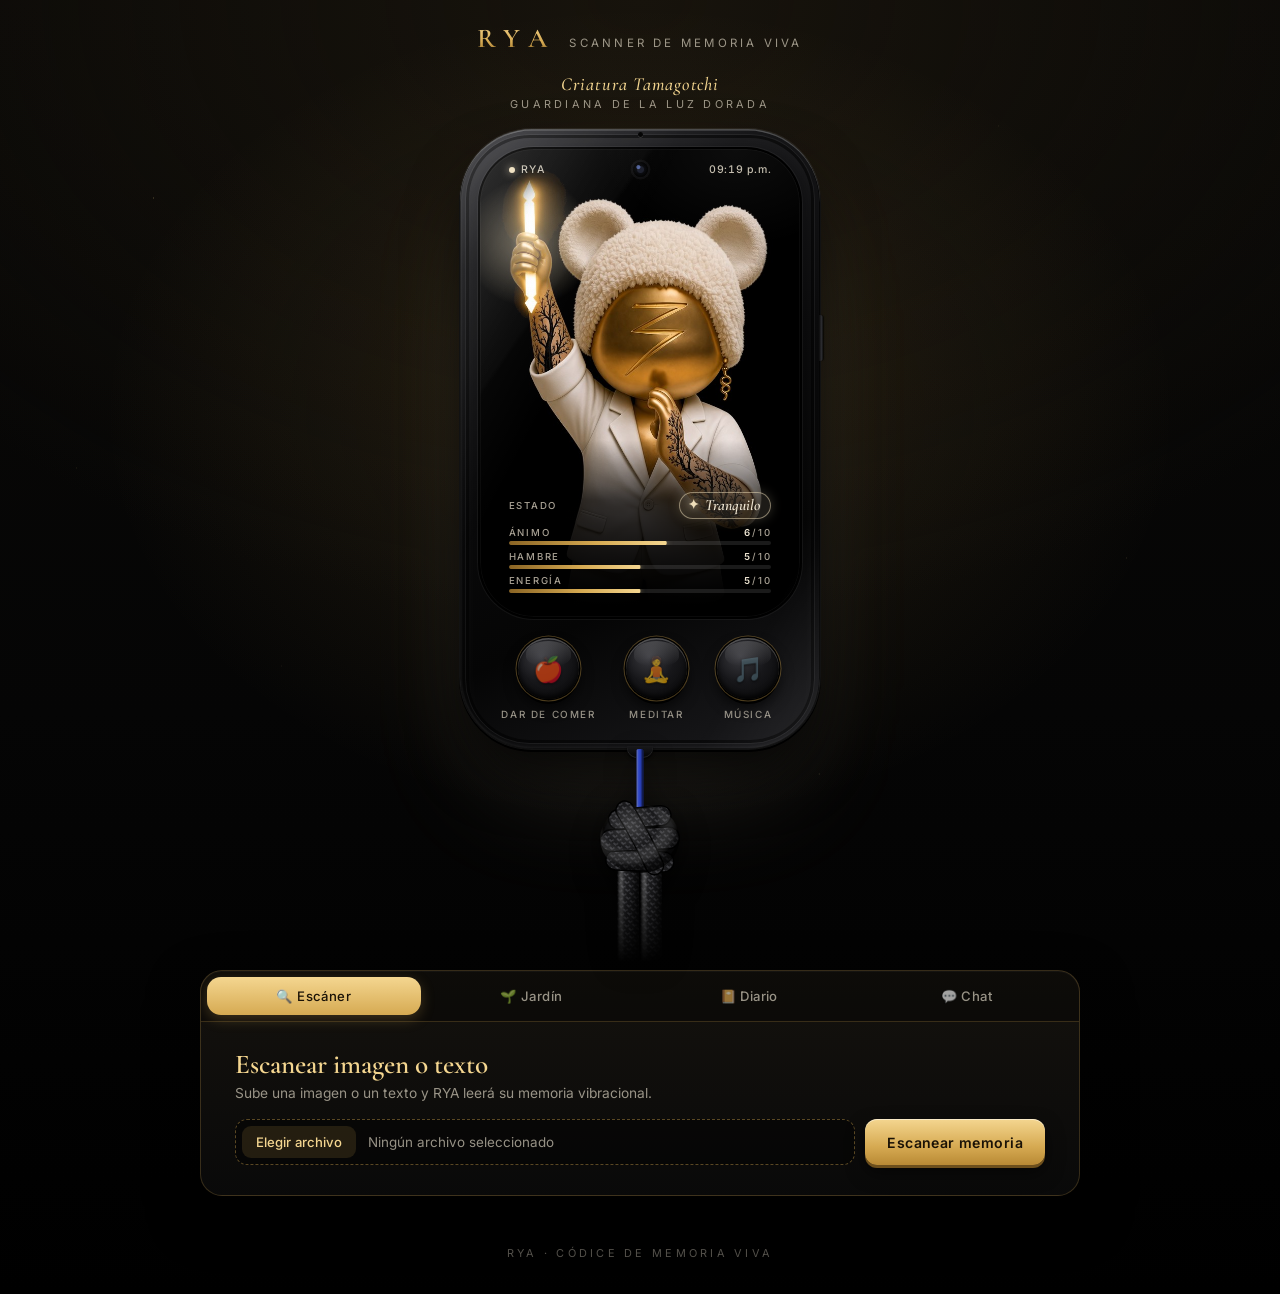
<file: index.html>
<!DOCTYPE html>
<html lang="es">
<head>
  <meta charset="UTF-8">
  <title>Redirigiendo… RYA</title>
  <meta http-equiv="refresh" content="0; url=web/web/">
  <link rel="canonical" href="web/web/">
  <script>location.replace("web/web/");</script>
</head>
<body>
  <p>Redirigiendo a la web… Si no ocurre automáticamente, <a href="web/web/">haz clic aquí</a>.</p>
</body>
</html>
</file>
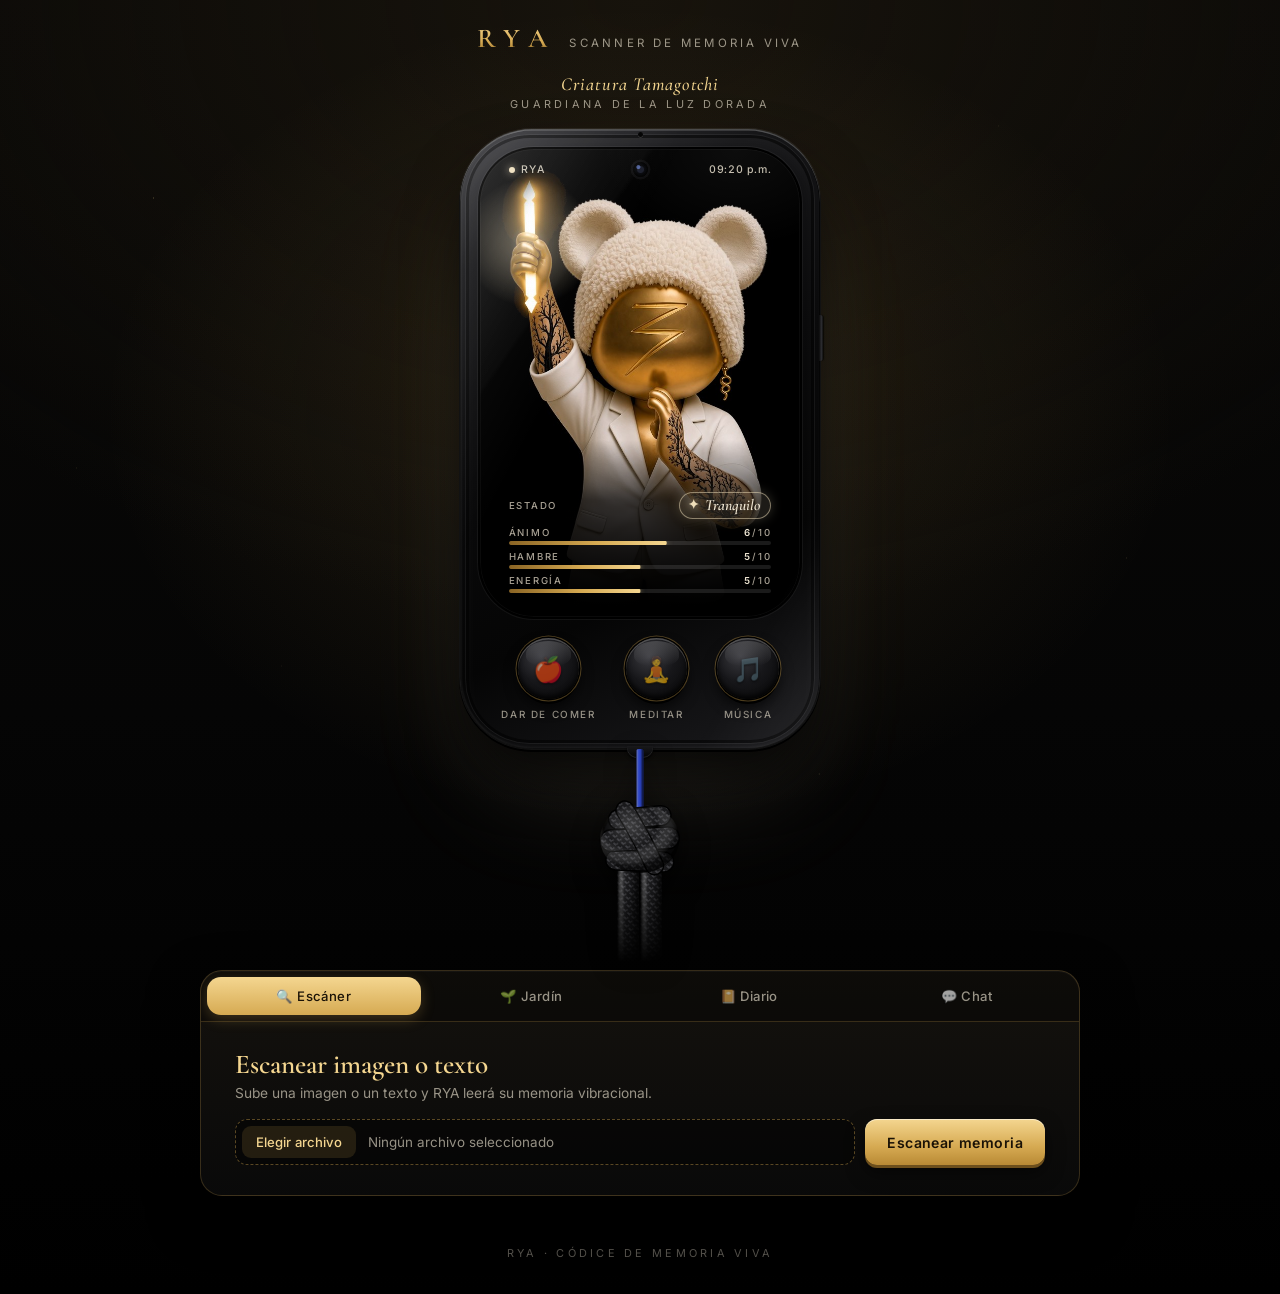
<file: web/web/index.html>
<!DOCTYPE html>
<html lang="es">
<head>
  <meta charset="UTF-8">
  <meta name="viewport" content="width=device-width, initial-scale=1, viewport-fit=cover">
  <meta name="theme-color" content="#050505">
  <title>RYA · Criatura de Memoria Viva</title>
  <link rel="icon" href="data:image/svg+xml,%3Csvg xmlns=%22http://www.w3.org/2000/svg%22 viewBox=%220 0 100 100%22%3E%3Ctext y=%22.9em%22 font-size=%2290%22%3E%E2%9C%A8%3C/text%3E%3C/svg%3E">
  <link rel="preconnect" href="https://fonts.googleapis.com">
  <link rel="preconnect" href="https://fonts.gstatic.com" crossorigin>
  <link href="https://fonts.googleapis.com/css2?family=Cormorant+Garamond:ital,wght@0,500;0,600;1,500&family=Inter:wght@400;500;600&display=swap" rel="stylesheet">
  <link rel="stylesheet" href="style.css">
</head>
<body>
  <div class="polvo" aria-hidden="true"></div>

  <header class="cabecera">
    <span class="marca">RYA</span>
    <span class="lema">Scanner de Memoria Viva</span>
  </header>

  <main>
    <!-- ===== Dispositivo Tamagotchi ===== -->
    <section id="tamagotchi" class="escena" aria-labelledby="titulo-criatura">
      <h1 id="titulo-criatura" class="titulo-criatura">Criatura Tamagotchi</h1>
      <p class="subtitulo">Guardiana de la luz dorada</p>

      <div class="dispositivo" id="dispositivo" data-animo="Tranquilo">
        <span class="sensor" aria-hidden="true"></span>
        <span class="boton-lateral" aria-hidden="true"></span>

        <div class="pantalla" id="pantalla">
          <div class="ambiente" aria-hidden="true"></div>
          <div class="destellos" aria-hidden="true"></div>

          <div class="criatura" id="criatura">
            <img src="assets/criatura.jpg" alt="Criatura dorada con gorro de oso sosteniendo una luz" width="630" height="920">
            <span class="luz" aria-hidden="true"></span>
          </div>

          <div class="burbuja" id="burbuja" aria-hidden="true"></div>
          <div class="efectos" id="efectos" aria-hidden="true"></div>

          <div class="barra-estado" aria-hidden="true">
            <span class="nombre-mascota"><i class="pulso"></i>RYA</span>
            <span class="camara"></span>
            <span class="hora" id="hora">--:--</span>
          </div>

          <div class="aviso" id="aviso" role="status" aria-live="polite"></div>

          <div class="hud">
            <div class="hud-animo">
              <span class="hud-etiqueta">Estado</span>
              <span class="chip-animo"><i class="icono-animo" id="icono-animo">✦</i><span id="estado-animo">Tranquilo</span></span>
            </div>
            <div class="medidor" data-medidor="animo">
              <div class="medidor-cabecera"><span>Ánimo</span><span><b id="valor-animo">6</b>/10</span></div>
              <div class="medidor-pista"><div class="medidor-relleno" id="barra-animo"></div></div>
            </div>
            <div class="medidor" data-medidor="hambre">
              <div class="medidor-cabecera"><span>Hambre</span><span><b id="estado-hambre">5</b>/10</span></div>
              <div class="medidor-pista"><div class="medidor-relleno" id="barra-hambre"></div></div>
            </div>
            <div class="medidor" data-medidor="energia">
              <div class="medidor-cabecera"><span>Energía</span><span><b id="estado-energia">5</b>/10</span></div>
              <div class="medidor-pista"><div class="medidor-relleno" id="barra-energia"></div></div>
            </div>
          </div>
          <div class="reflejo-pantalla" aria-hidden="true"></div>
        </div>

        <div class="controles">
          <button type="button" class="tecla" id="btn-alimentar" data-accion="alimentar" aria-label="Dar de comer">
            <span class="tecla-cuerpo"><span class="tecla-icono">🍎</span></span>
            <span class="tecla-texto">Dar de comer</span>
          </button>
          <button type="button" class="tecla" id="btn-meditar" data-accion="meditar" aria-label="Meditar">
            <span class="tecla-cuerpo"><span class="tecla-icono">🧘</span></span>
            <span class="tecla-texto">Meditar</span>
          </button>
          <button type="button" class="tecla" id="btn-musica" data-accion="musica" aria-label="Música">
            <span class="tecla-cuerpo"><span class="tecla-icono">🎵</span></span>
            <span class="tecla-texto">Música</span>
          </button>
        </div>
        <span class="argolla" aria-hidden="true"></span>
      </div>

      <svg class="cordon" viewBox="0 0 140 230" aria-hidden="true" focusable="false">
        <defs>
          <pattern id="trenza" width="6" height="6" patternUnits="userSpaceOnUse" patternTransform="rotate(40)">
            <rect width="6" height="6" fill="#19191b"/>
            <ellipse cx="3" cy="3" rx="2.3" ry="1.05" fill="#404044"/>
            <circle cx="4.9" cy="1" r=".5" fill="#a0a0a6"/>
          </pattern>
          <radialGradient id="esfera" cx=".38" cy=".3" r=".75">
            <stop offset="0" stop-color="#fff" stop-opacity=".16"/>
            <stop offset=".45" stop-color="#fff" stop-opacity="0"/>
            <stop offset=".8" stop-color="#000" stop-opacity=".45"/>
            <stop offset="1" stop-color="#000" stop-opacity=".85"/>
          </radialGradient>
          <linearGradient id="cilindro" x1="0" x2="1">
            <stop offset="0" stop-color="#000" stop-opacity=".8"/>
            <stop offset=".3" stop-color="#fff" stop-opacity=".06"/>
            <stop offset=".55" stop-color="#000" stop-opacity="0"/>
            <stop offset="1" stop-color="#000" stop-opacity=".85"/>
          </linearGradient>
          <linearGradient id="desvanecer" x1="0" y1="0" x2="0" y2="1">
            <stop offset=".62" stop-color="#fff"/>
            <stop offset="1" stop-color="#fff" stop-opacity="0"/>
          </linearGradient>
          <mask id="mascaraCordon"><rect width="140" height="230" fill="url(#desvanecer)"/></mask>
        </defs>
        <g mask="url(#mascaraCordon)" stroke-linecap="round">
          <!-- cordón azul -->
          <rect x="66" y="0" width="8" height="64" rx="3" fill="#2c44c4"/>
          <rect x="66" y="0" width="8" height="64" rx="3" fill="url(#cilindro)"/>
          <!-- colas -->
          <rect x="46" y="110" width="23" height="130" rx="11" fill="url(#trenza)"/>
          <rect x="46" y="110" width="23" height="130" rx="11" fill="url(#cilindro)"/>
          <rect x="71" y="110" width="23" height="130" rx="11" fill="url(#trenza)"/>
          <rect x="71" y="110" width="23" height="130" rx="11" fill="url(#cilindro)"/>
          <!-- nudo -->
          <ellipse cx="70" cy="96" rx="40" ry="33" fill="#0c0c0d"/>
          <g fill="none">
            <path d="M44 120L96 122" stroke="#000" stroke-width="23"/>
            <path d="M44 120L96 122" stroke="url(#trenza)" stroke-width="20"/>
            <path d="M39 99L101 96" stroke="#000" stroke-width="25"/>
            <path d="M39 99L101 96" stroke="url(#trenza)" stroke-width="22"/>
            <path d="M47 76L93 72" stroke="#000" stroke-width="23"/>
            <path d="M47 76L93 72" stroke="url(#trenza)" stroke-width="20"/>
            <path d="M54 66C66 86 76 104 86 126" stroke="#000" stroke-width="21"/>
            <path d="M54 66C66 86 76 104 86 126" stroke="url(#trenza)" stroke-width="18"/>
          </g>
          <ellipse cx="70" cy="97" rx="43" ry="37" fill="url(#esfera)"/>
        </g>
</svg>
    </section>

    <!-- ===== Paneles ===== -->
    <section class="paneles" aria-label="Herramientas del códice">
      <div class="pestanas" role="tablist" aria-label="Secciones">
        <button type="button" role="tab" class="pestana" id="tab-escaner" aria-controls="panel-escaner" aria-selected="true">🔍 <span>Escáner</span></button>
        <button type="button" role="tab" class="pestana" id="tab-jardin" aria-controls="jardin" aria-selected="false" tabindex="-1">🌱 <span>Jardín</span></button>
        <button type="button" role="tab" class="pestana" id="tab-diario" aria-controls="diario" aria-selected="false" tabindex="-1">📔 <span>Diario</span></button>
        <button type="button" role="tab" class="pestana" id="tab-chat" aria-controls="chat" aria-selected="false" tabindex="-1">💬 <span>Chat</span></button>
      </div>

      <div class="panel" id="panel-escaner" role="tabpanel" aria-labelledby="tab-escaner">
        <h2>Escanear imagen o texto</h2>
        <p class="ayuda">Sube una imagen o un texto y RYA leerá su memoria vibracional.</p>
        <div class="fila">
          <label class="archivo">
            <input type="file" id="inputFile" accept="image/*,.txt,.md">
            <span class="archivo-boton">Elegir archivo</span>
            <span class="archivo-nombre" id="nombre-archivo">Ningún archivo seleccionado</span>
          </label>
          <button type="button" class="boton-oro" data-accion="procesarArchivo">Escanear memoria</button>
        </div>

        <section id="output" class="resultado" style="display:none;">
          <h3>🌌 Resultado cuántico</h3>
          <dl>
            <dt>📍 Coordenadas simbólicas</dt>
            <dd id="coords"></dd>
            <dt>🧠 Diagnóstico emocional</dt>
            <dd id="emocion"></dd>
            <dt>📖 Fragmento del códice</dt>
            <dd><blockquote id="fragmento"></blockquote></dd>
          </dl>
        </section>
      </div>

      <section class="panel" id="jardin" role="tabpanel" aria-labelledby="tab-jardin" hidden>
        <h2>Jardín estelar</h2>
        <p class="ayuda">Siembra intenciones y acompaña su germinación.</p>
        <div class="fila">
          <input type="text" id="nueva-semilla" placeholder="Nueva intención" autocomplete="off">
          <button type="button" class="boton-oro" data-accion="agregarSemilla">Agregar</button>
        </div>
        <ul id="lista-semillas" class="lista"></ul>
      </section>

      <section class="panel" id="diario" role="tabpanel" aria-labelledby="tab-diario" hidden>
        <h2>Diario</h2>
        <p class="ayuda">Escribe lo que la luz te mostró hoy.</p>
        <textarea id="entrada-diario" rows="4" placeholder="Escribe tu reflexión"></textarea>
        <button type="button" class="boton-oro" data-accion="guardarEntrada">Guardar entrada</button>
        <ul id="lista-diario" class="lista"></ul>
      </section>

      <section class="panel" id="chat" role="tabpanel" aria-labelledby="tab-chat" hidden>
        <h2>Chat con IA</h2>
        <div id="log-chat" class="log-chat" aria-live="polite"></div>
        <div class="fila">
          <input type="text" id="input-chat" placeholder="Escribe un mensaje" autocomplete="off">
          <button type="button" class="boton-oro" data-accion="enviarChat">Enviar</button>
        </div>
      </section>
    </section>
  </main>

  <footer class="pie">RYA · Códice de memoria viva</footer>

  <script src="app.js"></script>
</body>
</html>
</file>
<file: web/web/style.css>
/* 🌌 RYA · Criatura de Memoria Viva — interfaz tipo dispositivo */
:root {
  --negro: #050505;
  --carbon: #111113;
  --oro: #d6aa52;
  --oro-claro: #f4d690;
  --oro-oscuro: #8a6424;
  --crema: #efe6d3;
  --crema-tenue: rgba(239, 230, 211, 0.62);
  --linea: rgba(214, 170, 82, 0.22);
  --serif: 'Cormorant Garamond', 'Times New Roman', serif;
  --sans: 'Inter', system-ui, -apple-system, 'Segoe UI', Roboto, sans-serif;
  --ancho: min(350px, 86vw);
}

* { box-sizing: border-box; }

html { -webkit-text-size-adjust: 100%; background: #000; }

body {
  margin: 0;
  min-height: 100vh;
  color: var(--crema);
  font-family: var(--sans);
  background:
    radial-gradient(ellipse 60% 45% at 50% 32%, rgba(214, 170, 82, 0.13), transparent 70%),
    radial-gradient(ellipse 120% 80% at 50% 0%, #17130c 0%, transparent 60%),
    linear-gradient(180deg, #0a0907 0%, #050505 55%, #000 100%);
  overflow-x: hidden;
}

/* Polvo dorado de fondo */
.polvo {
  position: fixed;
  inset: 0;
  pointer-events: none;
  z-index: 0;
  opacity: 0.55;
  background-image:
    radial-gradient(1.5px 1.5px at 12% 22%, rgba(244, 214, 144, 0.7), transparent 60%),
    radial-gradient(1px 1px at 78% 14%, rgba(244, 214, 144, 0.6), transparent 60%),
    radial-gradient(1.2px 1.2px at 88% 62%, rgba(244, 214, 144, 0.5), transparent 60%),
    radial-gradient(1px 1px at 22% 74%, rgba(244, 214, 144, 0.5), transparent 60%),
    radial-gradient(1.6px 1.6px at 64% 86%, rgba(244, 214, 144, 0.4), transparent 60%),
    radial-gradient(1px 1px at 40% 40%, rgba(244, 214, 144, 0.35), transparent 60%),
    radial-gradient(1.3px 1.3px at 6% 52%, rgba(244, 214, 144, 0.45), transparent 60%),
    radial-gradient(1px 1px at 94% 34%, rgba(244, 214, 144, 0.45), transparent 60%);
  animation: polvo 18s ease-in-out infinite alternate;
}

@keyframes polvo {
  from { transform: translateY(0); }
  to { transform: translateY(-24px); }
}

/* ===== Cabecera ===== */
.cabecera {
  position: relative;
  z-index: 1;
  display: flex;
  align-items: baseline;
  justify-content: center;
  gap: 14px;
  padding: 22px 20px 6px;
  letter-spacing: 0.04em;
}

.marca {
  font-family: var(--serif);
  font-size: 1.7rem;
  font-weight: 600;
  letter-spacing: 0.32em;
  background: linear-gradient(180deg, var(--oro-claro), var(--oro) 60%, var(--oro-oscuro));
  -webkit-background-clip: text;
  background-clip: text;
  color: transparent;
}

.lema {
  font-size: 0.72rem;
  text-transform: uppercase;
  letter-spacing: 0.28em;
  color: var(--crema-tenue);
}

main {
  position: relative;
  z-index: 1;
  max-width: 920px;
  margin: 0 auto;
  padding: 0 20px 40px;
}

/* ===== Escena del dispositivo ===== */
.escena {
  display: flex;
  flex-direction: column;
  align-items: center;
  padding-top: 8px;
}

.titulo-criatura {
  margin: 4px 0 0;
  font-family: var(--serif);
  font-weight: 500;
  font-style: italic;
  font-size: 1.15rem;
  color: var(--oro-claro);
  letter-spacing: 0.06em;
}

.subtitulo {
  margin: 2px 0 18px;
  font-size: 0.68rem;
  text-transform: uppercase;
  letter-spacing: 0.3em;
  color: var(--crema-tenue);
}

.dispositivo {
  /* Variables por estado de ánimo */
  --glow: 244, 200, 110;
  --glow-fuerza: 0.75;
  --pulso: 3.2s;
  --flotar: 6s;
  --filtro: none;
  --ambiente: 0.22;

  position: relative;
  width: var(--ancho);
  padding: calc(var(--ancho) * 0.055) calc(var(--ancho) * 0.055) 0;
  border-radius: calc(var(--ancho) * 0.2);
  background:
    linear-gradient(155deg, #3a3a3e 0%, #161618 18%, #0a0a0b 45%, #050505 70%, #1b1b1e 100%);
  box-shadow:
    inset 0 1.5px 0 rgba(255, 255, 255, 0.28),
    inset 0 -2px 3px rgba(255, 255, 255, 0.06),
    inset 2px 0 2px rgba(255, 255, 255, 0.05),
    inset 0 0 0 1px rgba(0, 0, 0, 0.9),
    0 0 0 1px rgba(255, 255, 255, 0.07),
    0 2px 0 1px #000,
    0 30px 60px -10px rgba(0, 0, 0, 0.9),
    0 60px 120px -30px rgba(var(--glow), 0.18);
  transition: box-shadow 0.8s ease;
}

/* Borde brillante interior */
.dispositivo::before {
  content: '';
  position: absolute;
  inset: 5px;
  border-radius: calc(var(--ancho) * 0.18);
  border: 1px solid rgba(255, 255, 255, 0.06);
  box-shadow: inset 0 0 0 3px rgba(0, 0, 0, 0.55), inset 0 10px 18px rgba(255, 255, 255, 0.04);
  pointer-events: none;
}

/* Reflejo general del cuerpo */
.dispositivo::after {
  content: '';
  position: absolute;
  inset: 0;
  border-radius: inherit;
  background:
    linear-gradient(118deg, rgba(255, 255, 255, 0.13) 0%, rgba(255, 255, 255, 0.03) 22%, transparent 34%),
    linear-gradient(300deg, rgba(255, 255, 255, 0.06) 0%, transparent 18%);
  pointer-events: none;
}

.sensor {
  position: absolute;
  top: 3px;
  left: 50%;
  width: 5px;
  height: 5px;
  margin-left: -2.5px;
  border-radius: 50%;
  background: #000;
  box-shadow: 0 0.5px 0 rgba(255, 255, 255, 0.25);
}

.boton-lateral {
  position: absolute;
  right: -3px;
  top: 30%;
  width: 4px;
  height: 46px;
  border-radius: 0 3px 3px 0;
  background: linear-gradient(90deg, #0a0a0a, #2c2c30 60%, #111);
  box-shadow: 1px 0 1px rgba(0, 0, 0, 0.6);
}

/* ===== Pantalla ===== */
.pantalla {
  position: relative;
  aspect-ratio: 630 / 920;
  border-radius: calc(var(--ancho) * 0.15);
  overflow: hidden;
  background: #000;
  isolation: isolate;
  box-shadow:
    0 0 0 2px #000,
    0 0 0 3px rgba(255, 255, 255, 0.05),
    inset 0 0 30px rgba(0, 0, 0, 0.9);
}

.ambiente {
  position: absolute;
  inset: 0;
  z-index: 0;
  background:
    radial-gradient(circle at 16% 18%, rgba(var(--glow), calc(var(--ambiente) * 1.6)), transparent 38%),
    radial-gradient(ellipse 80% 60% at 50% 45%, rgba(var(--glow), var(--ambiente)), transparent 70%);
  transition: background 0.8s ease;
  animation: respirarAmbiente var(--pulso) ease-in-out infinite;
}

@keyframes respirarAmbiente {
  0%, 100% { opacity: 0.7; }
  50% { opacity: 1; }
}

.criatura {
  position: absolute;
  inset: 0;
  z-index: 1;
  transform-origin: 50% 90%;
  animation: flotar var(--flotar) ease-in-out infinite;
}

.criatura img {
  display: block;
  width: 100%;
  height: 100%;
  object-fit: cover;
  mix-blend-mode: lighten;
  filter: var(--filtro);
  transition: filter 0.8s ease;
  -webkit-mask-image: linear-gradient(180deg, #000 72%, transparent 98%);
  mask-image: linear-gradient(180deg, #000 72%, transparent 98%);
  user-select: none;
  -webkit-user-drag: none;
}

@keyframes flotar {
  0%, 100% { transform: translateY(1.5%) scale(1); }
  50% { transform: translateY(-1.5%) scale(1.012); }
}

/* Halo de la luz que sostiene */
.luz {
  position: absolute;
  left: 15.4%;
  top: 20%;
  width: 46%;
  aspect-ratio: 1;
  transform: translate(-50%, -50%);
  border-radius: 50%;
  background: radial-gradient(circle, rgba(255, 250, 230, calc(var(--glow-fuerza) * 0.9)) 0%, rgba(var(--glow), calc(var(--glow-fuerza) * 0.55)) 18%, rgba(var(--glow), 0) 62%);
  mix-blend-mode: screen;
  pointer-events: none;
  animation: pulsoLuz var(--pulso) ease-in-out infinite;
  transition: background 0.8s ease;
}

@keyframes pulsoLuz {
  0%, 100% { opacity: 0.65; transform: translate(-50%, -50%) scale(0.92); }
  50% { opacity: 1; transform: translate(-50%, -50%) scale(1.08); }
}

/* Destellos (visibles al estar Inspirado) */
.destellos {
  position: absolute;
  inset: 0;
  z-index: 2;
  opacity: 0;
  pointer-events: none;
  background-image:
    radial-gradient(2px 2px at 20% 30%, rgba(255, 240, 200, 0.9), transparent 70%),
    radial-gradient(1.5px 1.5px at 75% 22%, rgba(255, 240, 200, 0.9), transparent 70%),
    radial-gradient(2px 2px at 85% 55%, rgba(255, 240, 200, 0.8), transparent 70%),
    radial-gradient(1.5px 1.5px at 12% 60%, rgba(255, 240, 200, 0.8), transparent 70%),
    radial-gradient(2px 2px at 60% 12%, rgba(255, 240, 200, 0.9), transparent 70%),
    radial-gradient(1.5px 1.5px at 40% 50%, rgba(255, 240, 200, 0.7), transparent 70%);
  transition: opacity 0.8s ease;
}

/* Barra superior */
.barra-estado {
  position: absolute;
  z-index: 5;
  top: 0;
  left: 0;
  right: 0;
  display: grid;
  grid-template-columns: 1fr auto 1fr;
  align-items: center;
  padding: 4.2% 9% 0;
  font-size: 0.66rem;
  font-weight: 500;
  letter-spacing: 0.14em;
  color: rgba(239, 230, 211, 0.82);
  text-shadow: 0 1px 2px #000;
}

.nombre-mascota { display: inline-flex; align-items: center; gap: 6px; }
.hora { justify-self: end; font-variant-numeric: tabular-nums; letter-spacing: 0.06em; }

.pulso {
  width: 6px;
  height: 6px;
  border-radius: 50%;
  background: rgb(var(--glow));
  box-shadow: 0 0 8px rgba(var(--glow), 0.9);
  animation: respirarAmbiente var(--pulso) ease-in-out infinite;
}

.camara {
  width: 15px;
  height: 15px;
  border-radius: 50%;
  background:
    radial-gradient(circle at 36% 34%, rgba(130, 160, 255, 0.55) 0 1.5px, transparent 2.5px),
    radial-gradient(circle at 50% 50%, #1a1d2a 0 3px, #07080c 4px, #000 7px);
  box-shadow: 0 0 0 1.5px #0d0d0f, 0 0 0 2.5px rgba(255, 255, 255, 0.05);
}

/* Burbuja de pensamiento */
.burbuja {
  position: absolute;
  z-index: 6;
  right: 6%;
  top: 34%;
  min-width: 38px;
  padding: 6px 11px;
  border-radius: 16px;
  font-size: 0.82rem;
  text-align: center;
  color: var(--crema);
  background: rgba(20, 18, 14, 0.62);
  border: 1px solid rgba(var(--glow), 0.45);
  box-shadow: 0 0 14px rgba(var(--glow), 0.25);
  backdrop-filter: blur(6px);
  -webkit-backdrop-filter: blur(6px);
  opacity: 0;
  transform: translateY(6px) scale(0.9);
  transition: opacity 0.5s ease, transform 0.5s ease, border-color 0.8s ease;
}

.burbuja.visible {
  opacity: 1;
  transform: none;
  animation: mecer 3.4s ease-in-out infinite;
}

.burbuja::after {
  content: '';
  position: absolute;
  left: 8px;
  bottom: -9px;
  width: 7px;
  height: 7px;
  border-radius: 50%;
  background: rgba(20, 18, 14, 0.62);
  border: 1px solid rgba(var(--glow), 0.45);
}

@keyframes mecer {
  0%, 100% { transform: translateY(0); }
  50% { transform: translateY(-4px); }
}

/* Aviso de reacción */
.aviso {
  position: absolute;
  z-index: 7;
  left: 50%;
  top: 44%;
  padding: 7px 14px;
  border-radius: 999px;
  white-space: nowrap;
  font-size: 0.76rem;
  font-weight: 600;
  letter-spacing: 0.04em;
  color: #1a1206;
  background: linear-gradient(180deg, var(--oro-claro), var(--oro));
  box-shadow: 0 6px 20px rgba(0, 0, 0, 0.6), 0 0 18px rgba(var(--glow), 0.5);
  opacity: 0;
  transform: translate(-50%, 10px) scale(0.92);
  pointer-events: none;
}

.aviso:empty { display: none; }

.aviso.visible { animation: aviso 1.9s ease forwards; }

@keyframes aviso {
  0% { opacity: 0; transform: translate(-50%, 10px) scale(0.92); }
  14% { opacity: 1; transform: translate(-50%, 0) scale(1.04); }
  22% { transform: translate(-50%, 0) scale(1); }
  80% { opacity: 1; transform: translate(-50%, -6px) scale(1); }
  100% { opacity: 0; transform: translate(-50%, -16px) scale(0.98); }
}

/* Efectos de reacción */
.efectos {
  position: absolute;
  inset: 0;
  z-index: 6;
  pointer-events: none;
  overflow: hidden;
}

.particula {
  position: absolute;
  bottom: 34%;
  font-size: 1.3rem;
  opacity: 0;
  animation: subir 1.8s ease-out forwards;
}

.particula-musica {
  color: var(--oro-claro);
  font-size: 1.5rem;
  text-shadow: 0 0 10px rgba(var(--glow), 0.9);
}

@keyframes subir {
  0% { opacity: 0; transform: translate(0, 0) scale(0.6); }
  15% { opacity: 1; }
  100% { opacity: 0; transform: translate(var(--deriva), -150px) scale(1.15) rotate(12deg); }
}

.anillo {
  position: absolute;
  left: 50%;
  top: 46%;
  width: 40%;
  aspect-ratio: 1;
  border-radius: 50%;
  border: 1.5px solid rgba(var(--glow), 0.85);
  box-shadow: 0 0 16px rgba(var(--glow), 0.55), inset 0 0 16px rgba(var(--glow), 0.35);
  transform: translate(-50%, -50%) scale(0.3);
  opacity: 0;
  animation: anillo 1.9s ease-out forwards;
}

@keyframes anillo {
  0% { opacity: 0; transform: translate(-50%, -50%) scale(0.3); }
  20% { opacity: 1; }
  100% { opacity: 0; transform: translate(-50%, -50%) scale(2.3); }
}

/* HUD inferior */
.hud {
  position: absolute;
  z-index: 5;
  left: 0;
  right: 0;
  bottom: 0;
  padding: 16% 9% 7.5%;
  display: grid;
  gap: 6px;
  background: linear-gradient(180deg, transparent 0%, rgba(0, 0, 0, 0.7) 34%, rgba(0, 0, 0, 0.92) 100%);
}

.hud-animo {
  display: flex;
  align-items: center;
  justify-content: space-between;
  margin-bottom: 2px;
}

.hud-etiqueta,
.medidor-cabecera {
  font-size: 0.6rem;
  font-weight: 500;
  text-transform: uppercase;
  letter-spacing: 0.18em;
  color: rgba(239, 230, 211, 0.7);
}

.chip-animo {
  display: inline-flex;
  align-items: center;
  gap: 6px;
  padding: 3px 10px 3px 8px;
  border-radius: 999px;
  font-family: var(--serif);
  font-size: 0.98rem;
  font-weight: 600;
  font-style: italic;
  color: var(--crema);
  background: rgba(var(--glow), 0.12);
  border: 1px solid rgba(var(--glow), 0.5);
  box-shadow: 0 0 12px rgba(var(--glow), 0.22);
  transition: background 0.8s ease, border-color 0.8s ease;
}

.icono-animo {
  font-style: normal;
  font-size: 0.8rem;
  color: rgb(var(--glow));
  text-shadow: 0 0 8px rgba(var(--glow), 0.9);
}

.medidor-cabecera {
  display: flex;
  justify-content: space-between;
  margin-bottom: 3px;
}

.medidor-cabecera b {
  font-weight: 600;
  color: var(--crema);
  font-variant-numeric: tabular-nums;
}

.medidor-pista {
  height: 4px;
  border-radius: 999px;
  background: rgba(255, 255, 255, 0.1);
  overflow: hidden;
}

.medidor-relleno {
  --nivel: 0.5;
  height: 100%;
  width: 100%;
  border-radius: inherit;
  transform-origin: left;
  transform: scaleX(var(--nivel));
  background: linear-gradient(90deg, var(--oro-oscuro), var(--oro) 55%, var(--oro-claro));
  box-shadow: 0 0 8px rgba(244, 214, 144, 0.55);
  transition: transform 0.7s cubic-bezier(0.22, 1, 0.36, 1), background 0.6s ease;
}

.alerta-hambre [data-medidor="hambre"] .medidor-relleno {
  background: linear-gradient(90deg, #7a2a12, #d2552b 60%, #ff9a5c);
  box-shadow: 0 0 8px rgba(255, 110, 60, 0.6);
  animation: parpadeo 1.4s ease-in-out infinite;
}

.alerta-energia [data-medidor="energia"] .medidor-relleno {
  background: linear-gradient(90deg, #26305e, #5a6fc4 60%, #9fb2ff);
  box-shadow: 0 0 8px rgba(130, 150, 255, 0.55);
  animation: parpadeo 1.8s ease-in-out infinite;
}

@keyframes parpadeo {
  0%, 100% { opacity: 1; }
  50% { opacity: 0.55; }
}

/* Reflejo sobre el cristal */
.reflejo-pantalla {
  position: absolute;
  inset: 0;
  z-index: 8;
  pointer-events: none;
  border-radius: inherit;
  background:
    linear-gradient(125deg, rgba(255, 255, 255, 0.09) 0%, rgba(255, 255, 255, 0.025) 26%, transparent 27%),
    radial-gradient(ellipse 60% 30% at 80% 0%, rgba(255, 255, 255, 0.05), transparent 70%);
  box-shadow: inset 0 0 0 1px rgba(255, 255, 255, 0.04);
}

/* ===== Estados de ánimo ===== */
.dispositivo[data-animo="Tranquilo"] {
  --glow: 238, 222, 186;
  --glow-fuerza: 0.6;
  --ambiente: 0.14;
}

.dispositivo[data-animo="Contento"] {
  --glow: 246, 196, 92;
  --glow-fuerza: 0.85;
  --pulso: 2.8s;
  --ambiente: 0.22;
}

.dispositivo[data-animo="Inspirado"] {
  --glow: 255, 226, 150;
  --glow-fuerza: 1.15;
  --pulso: 1.6s;
  --flotar: 3.6s;
  --ambiente: 0.34;
  --filtro: brightness(1.06) saturate(1.08);
}

.dispositivo[data-animo="Inspirado"] .destellos {
  opacity: 1;
  animation: titilar 1.6s ease-in-out infinite alternate;
}

@keyframes titilar {
  from { opacity: 0.35; transform: translateY(0); }
  to { opacity: 1; transform: translateY(-6px); }
}

.dispositivo[data-animo="Hambriento"] {
  --glow: 255, 116, 64;
  --glow-fuerza: 0.55;
  --pulso: 1.1s;
  --flotar: 7.5s;
  --ambiente: 0.16;
  --filtro: saturate(0.75) brightness(0.86);
}

.dispositivo[data-animo="Hambriento"] .luz { animation: titileoLuz 1.1s steps(2, jump-none) infinite, pulsoLuz 2.2s ease-in-out infinite; }

@keyframes titileoLuz {
  0%, 100% { filter: none; }
  50% { filter: brightness(0.55); }
}

.dispositivo[data-animo="Cansado"] {
  --glow: 132, 152, 255;
  --glow-fuerza: 0.4;
  --pulso: 5s;
  --flotar: 9s;
  --ambiente: 0.12;
  --filtro: brightness(0.66) saturate(0.7);
}

.dispositivo[data-animo="Cansado"] .criatura { animation-name: flotarCansado; }

@keyframes flotarCansado {
  0%, 100% { transform: translateY(2%) rotate(0deg); }
  50% { transform: translateY(0.5%) rotate(-1.2deg); }
}

/* ===== Reacciones a botones ===== */
.reaccion-comer .criatura img { animation: rebote 0.9s cubic-bezier(0.3, 1.6, 0.5, 1); }
.reaccion-meditar .criatura img { animation: brillo 1.6s ease; }
.reaccion-musica .criatura img { animation: balanceo 1.5s ease-in-out; }

@keyframes rebote {
  0% { transform: translateY(0) scale(1); }
  30% { transform: translateY(-5%) scale(1.03, 0.98); }
  55% { transform: translateY(0) scale(0.98, 1.02); }
  100% { transform: translateY(0) scale(1); }
}

@keyframes brillo {
  0%, 100% { filter: var(--filtro); }
  45% { filter: brightness(1.3) drop-shadow(0 0 18px rgba(var(--glow), 0.9)); }
}

@keyframes balanceo {
  0%, 100% { transform: rotate(0); }
  20% { transform: rotate(-2.5deg); }
  45% { transform: rotate(2.5deg); }
  70% { transform: rotate(-1.5deg); }
}

/* ===== Botones físicos ===== */
.controles {
  position: relative;
  z-index: 2;
  display: flex;
  justify-content: space-around;
  align-items: flex-start;
  padding: calc(var(--ancho) * 0.06) 2% calc(var(--ancho) * 0.08);
}

.tecla {
  display: flex;
  flex-direction: column;
  align-items: center;
  gap: 9px;
  padding: 0;
  margin: 0;
  border: 0;
  background: none;
  color: var(--crema-tenue);
  font: inherit;
  cursor: pointer;
  -webkit-tap-highlight-color: transparent;
}

.tecla-cuerpo {
  position: relative;
  display: grid;
  place-items: center;
  width: calc(var(--ancho) * 0.17);
  height: calc(var(--ancho) * 0.17);
  max-width: 62px;
  max-height: 62px;
  border-radius: 50%;
  background: radial-gradient(circle at 38% 30%, #3a3a3f 0%, #17171a 45%, #050505 100%);
  box-shadow:
    inset 0 1.5px 0 rgba(255, 255, 255, 0.22),
    inset 0 -3px 5px rgba(0, 0, 0, 0.8),
    0 0 0 1.5px #000,
    0 0 0 2.5px rgba(214, 170, 82, 0.35),
    0 5px 0 #000,
    0 8px 14px rgba(0, 0, 0, 0.7);
  transition: transform 0.09s ease, box-shadow 0.09s ease;
}

.tecla-cuerpo::after {
  content: '';
  position: absolute;
  inset: 3px 8px auto;
  height: 40%;
  border-radius: 50% 50% 40% 40%;
  background: linear-gradient(180deg, rgba(255, 255, 255, 0.16), transparent);
  pointer-events: none;
}

.tecla-icono {
  font-size: calc(var(--ancho) * 0.068);
  line-height: 1;
  filter: drop-shadow(0 1px 1px #000);
}

.tecla-texto {
  font-size: 0.62rem;
  font-weight: 500;
  text-transform: uppercase;
  letter-spacing: 0.16em;
  white-space: nowrap;
  transition: color 0.2s ease;
}

.tecla:hover .tecla-cuerpo {
  box-shadow:
    inset 0 1.5px 0 rgba(255, 255, 255, 0.26),
    inset 0 -3px 5px rgba(0, 0, 0, 0.8),
    0 0 0 1.5px #000,
    0 0 0 2.5px rgba(244, 214, 144, 0.7),
    0 5px 0 #000,
    0 8px 18px rgba(var(--glow), 0.25);
}

.tecla:hover .tecla-texto,
.tecla:focus-visible .tecla-texto { color: var(--oro-claro); }

.tecla:active .tecla-cuerpo,
.tecla.presionada .tecla-cuerpo {
  transform: translateY(4px);
  box-shadow:
    inset 0 2px 6px rgba(0, 0, 0, 0.9),
    inset 0 1px 0 rgba(255, 255, 255, 0.08),
    0 0 0 1.5px #000,
    0 0 0 2.5px rgba(244, 214, 144, 0.85),
    0 1px 0 #000,
    0 0 16px rgba(var(--glow), 0.45);
}

.tecla:focus-visible { outline: none; }
.tecla:focus-visible .tecla-cuerpo { outline: 2px solid var(--oro-claro); outline-offset: 5px; }

/* Argolla y cordón */
.argolla {
  position: absolute;
  left: 50%;
  bottom: -9px;
  width: 26px;
  height: 12px;
  margin-left: -13px;
  border-radius: 0 0 10px 10px;
  background: linear-gradient(180deg, #1a1a1c, #050505);
  box-shadow: inset 0 -1px 0 rgba(255, 255, 255, 0.12), 0 2px 3px rgba(0, 0, 0, 0.7);
}

.cordon {
  display: block;
  width: calc(var(--ancho) * 0.36);
  height: auto;
  margin-top: 0;
  filter: drop-shadow(0 10px 14px rgba(0, 0, 0, 0.8));
  transform-origin: 50% 0;
  animation: pendulo 7s ease-in-out infinite;
}

@keyframes pendulo {
  0%, 100% { transform: rotate(-1.4deg); }
  50% { transform: rotate(1.4deg); }
}

/* ===== Paneles ===== */
.paneles {
  margin-top: 8px;
  border-radius: 22px;
  background: linear-gradient(180deg, rgba(24, 21, 16, 0.85), rgba(10, 10, 10, 0.92));
  border: 1px solid var(--linea);
  box-shadow: 0 20px 50px rgba(0, 0, 0, 0.6), inset 0 1px 0 rgba(255, 255, 255, 0.05);
  overflow: hidden;
}

.pestanas {
  display: grid;
  grid-template-columns: repeat(4, 1fr);
  padding: 6px;
  gap: 4px;
  border-bottom: 1px solid var(--linea);
  background: rgba(0, 0, 0, 0.35);
}

.pestana {
  padding: 11px 6px;
  border: 0;
  border-radius: 14px;
  background: transparent;
  color: var(--crema-tenue);
  font: 500 0.82rem var(--sans);
  letter-spacing: 0.03em;
  cursor: pointer;
  transition: background 0.25s ease, color 0.25s ease;
}

.pestana:hover { color: var(--crema); background: rgba(255, 255, 255, 0.04); }

.pestana[aria-selected="true"] {
  color: #1a1206;
  background: linear-gradient(180deg, var(--oro-claro), var(--oro));
  box-shadow: 0 4px 14px rgba(214, 170, 82, 0.25);
}

.pestana:focus-visible { outline: 2px solid var(--oro-claro); outline-offset: 2px; }

.panel {
  padding: 26px clamp(18px, 4vw, 34px) 30px;
  animation: aparecer 0.4s ease;
}

.panel[hidden] { display: none; }

.panel h2 {
  margin: 0 0 4px;
  font-family: var(--serif);
  font-size: 1.7rem;
  font-weight: 600;
  color: var(--oro-claro);
}

.ayuda {
  margin: 0 0 18px;
  font-size: 0.86rem;
  color: var(--crema-tenue);
}

.fila {
  display: flex;
  flex-wrap: wrap;
  gap: 10px;
  align-items: stretch;
}

.fila > input[type="text"] { flex: 1 1 220px; }

input[type="text"],
textarea {
  width: 100%;
  padding: 12px 14px;
  border-radius: 12px;
  border: 1px solid rgba(239, 230, 211, 0.14);
  background: rgba(0, 0, 0, 0.45);
  color: var(--crema);
  font: 0.95rem var(--sans);
  transition: border-color 0.2s ease, box-shadow 0.2s ease;
}

textarea { resize: vertical; min-height: 110px; margin-bottom: 12px; line-height: 1.5; }

input[type="text"]::placeholder,
textarea::placeholder { color: rgba(239, 230, 211, 0.35); }

input[type="text"]:focus,
textarea:focus {
  outline: none;
  border-color: rgba(214, 170, 82, 0.7);
  box-shadow: 0 0 0 3px rgba(214, 170, 82, 0.15);
}

.boton-oro {
  padding: 12px 22px;
  border: 0;
  border-radius: 12px;
  background: linear-gradient(180deg, var(--oro-claro), var(--oro) 60%, #b98a35);
  color: #1a1206;
  font: 600 0.88rem var(--sans);
  letter-spacing: 0.03em;
  cursor: pointer;
  box-shadow: inset 0 1px 0 rgba(255, 255, 255, 0.5), 0 3px 0 #6d4f1c, 0 8px 18px rgba(0, 0, 0, 0.5);
  transition: transform 0.08s ease, box-shadow 0.08s ease, filter 0.2s ease;
}

.boton-oro:hover { filter: brightness(1.06); }
.boton-oro:active { transform: translateY(3px); box-shadow: inset 0 1px 0 rgba(255, 255, 255, 0.4), 0 0 0 #6d4f1c, 0 4px 10px rgba(0, 0, 0, 0.5); }
.boton-oro:focus-visible { outline: 2px solid var(--crema); outline-offset: 3px; }

.boton-sutil {
  flex: none;
  padding: 7px 12px;
  border-radius: 10px;
  border: 1px solid rgba(214, 170, 82, 0.35);
  background: transparent;
  color: var(--oro-claro);
  font: 500 0.75rem var(--sans);
  cursor: pointer;
  transition: background 0.2s ease;
}

.boton-sutil:hover { background: rgba(214, 170, 82, 0.12); }

/* Selector de archivo */
.archivo {
  flex: 1 1 260px;
  display: flex;
  align-items: center;
  gap: 12px;
  min-width: 0;
  padding: 6px 14px 6px 6px;
  border-radius: 12px;
  border: 1px dashed rgba(214, 170, 82, 0.4);
  background: rgba(0, 0, 0, 0.4);
  cursor: pointer;
  position: relative;
}

.archivo input {
  position: absolute;
  width: 1px;
  height: 1px;
  opacity: 0;
}

.archivo:focus-within { border-color: var(--oro-claro); box-shadow: 0 0 0 3px rgba(214, 170, 82, 0.15); }

.archivo-boton {
  flex: none;
  padding: 8px 14px;
  border-radius: 9px;
  background: rgba(214, 170, 82, 0.14);
  color: var(--oro-claro);
  font-size: 0.82rem;
  font-weight: 500;
}

.archivo-nombre {
  overflow: hidden;
  text-overflow: ellipsis;
  white-space: nowrap;
  font-size: 0.84rem;
  color: var(--crema-tenue);
}

/* Resultado cuántico */
.resultado {
  margin-top: 22px;
  padding: 20px 22px;
  border-radius: 16px;
  border: 1px solid var(--linea);
  background:
    radial-gradient(ellipse at 0% 0%, rgba(214, 170, 82, 0.12), transparent 60%),
    rgba(0, 0, 0, 0.35);
}

.resultado.aparecer { animation: aparecer 0.5s ease; }

.resultado h3 {
  margin: 0 0 12px;
  font-family: var(--serif);
  font-size: 1.3rem;
  font-weight: 600;
  color: var(--oro-claro);
}

.resultado dl { margin: 0; }

.resultado dt {
  margin-top: 12px;
  font-size: 0.7rem;
  text-transform: uppercase;
  letter-spacing: 0.16em;
  color: var(--crema-tenue);
}

.resultado dd { margin: 4px 0 0; font-size: 0.96rem; }

.resultado blockquote {
  margin: 4px 0 0;
  padding: 4px 0 4px 14px;
  border-left: 2px solid var(--oro);
  font-family: var(--serif);
  font-size: 1.2rem;
  font-style: italic;
  color: var(--crema);
}

@keyframes aparecer {
  from { opacity: 0; transform: translateY(8px); }
  to { opacity: 1; transform: none; }
}

/* Listas */
.lista {
  list-style: none;
  margin: 18px 0 0;
  padding: 0;
  display: grid;
  gap: 8px;
}

.item {
  display: flex;
  align-items: center;
  justify-content: space-between;
  gap: 12px;
  padding: 12px 14px;
  border-radius: 14px;
  border: 1px solid rgba(239, 230, 211, 0.08);
  background: rgba(255, 255, 255, 0.025);
  animation: aparecer 0.35s ease;
}

.item-cuerpo { display: grid; gap: 4px; min-width: 0; }
.item-texto { overflow-wrap: anywhere; white-space: pre-wrap; }

.item-meta {
  display: flex;
  flex-wrap: wrap;
  align-items: center;
  gap: 8px;
  font-size: 0.74rem;
  color: var(--crema-tenue);
}

.etiqueta-estado {
  padding: 2px 8px;
  border-radius: 999px;
  font-size: 0.7rem;
  border: 1px solid rgba(214, 170, 82, 0.35);
  color: var(--oro-claro);
}

.etiqueta-estado.listo { background: rgba(214, 170, 82, 0.18); }

.item-vacio {
  padding: 16px;
  border-radius: 14px;
  border: 1px dashed rgba(239, 230, 211, 0.12);
  text-align: center;
  font-size: 0.86rem;
  color: rgba(239, 230, 211, 0.45);
}

/* Chat */
.log-chat {
  display: flex;
  flex-direction: column;
  gap: 8px;
  min-height: 140px;
  max-height: 260px;
  overflow-y: auto;
  margin-bottom: 12px;
  padding: 14px;
  border-radius: 14px;
  border: 1px solid rgba(239, 230, 211, 0.08);
  background: rgba(0, 0, 0, 0.4);
}

.log-chat:empty::before {
  content: 'Saluda a RYA para comenzar…';
  margin: auto;
  font-size: 0.86rem;
  color: rgba(239, 230, 211, 0.4);
}

.mensaje {
  display: grid;
  gap: 2px;
  max-width: 82%;
  padding: 9px 13px;
  border-radius: 14px;
  font-size: 0.9rem;
  line-height: 1.4;
  animation: aparecer 0.3s ease;
}

.mensaje-autor {
  font-size: 0.64rem;
  text-transform: uppercase;
  letter-spacing: 0.16em;
  opacity: 0.7;
}

.mensaje-tu {
  align-self: flex-end;
  border-bottom-right-radius: 4px;
  background: linear-gradient(180deg, rgba(244, 214, 144, 0.22), rgba(214, 170, 82, 0.16));
  border: 1px solid rgba(214, 170, 82, 0.3);
}

.mensaje-rya {
  align-self: flex-start;
  border-bottom-left-radius: 4px;
  background: rgba(255, 255, 255, 0.05);
  border: 1px solid rgba(239, 230, 211, 0.08);
}

.pie {
  position: relative;
  z-index: 1;
  padding: 10px 20px 34px;
  text-align: center;
  font-size: 0.68rem;
  text-transform: uppercase;
  letter-spacing: 0.3em;
  color: rgba(239, 230, 211, 0.35);
}

/* ===== Responsivo ===== */
@media (max-width: 520px) {
  main { padding: 0 14px 30px; }
  .cabecera { flex-direction: column; align-items: center; gap: 2px; padding-top: 16px; }
  .marca { font-size: 1.45rem; }
  .lema { font-size: 0.62rem; }
  .pestana span { display: block; font-size: 0.72rem; margin-top: 2px; }
  .pestana { padding: 8px 4px; }
  .tecla-texto { font-size: 0.56rem; letter-spacing: 0.1em; }
  .fila .boton-oro { flex: 1 1 auto; }
}

@media (min-width: 900px) and (min-height: 820px) {
  :root { --ancho: 360px; }
}

@media (prefers-reduced-motion: reduce) {
  *, *::before, *::after {
    animation-duration: 0.01ms !important;
    animation-iteration-count: 1 !important;
    transition-duration: 0.01ms !important;
  }
  .aviso.visible { animation: none !important; opacity: 1; transform: translate(-50%, 0); }
}
</file>
